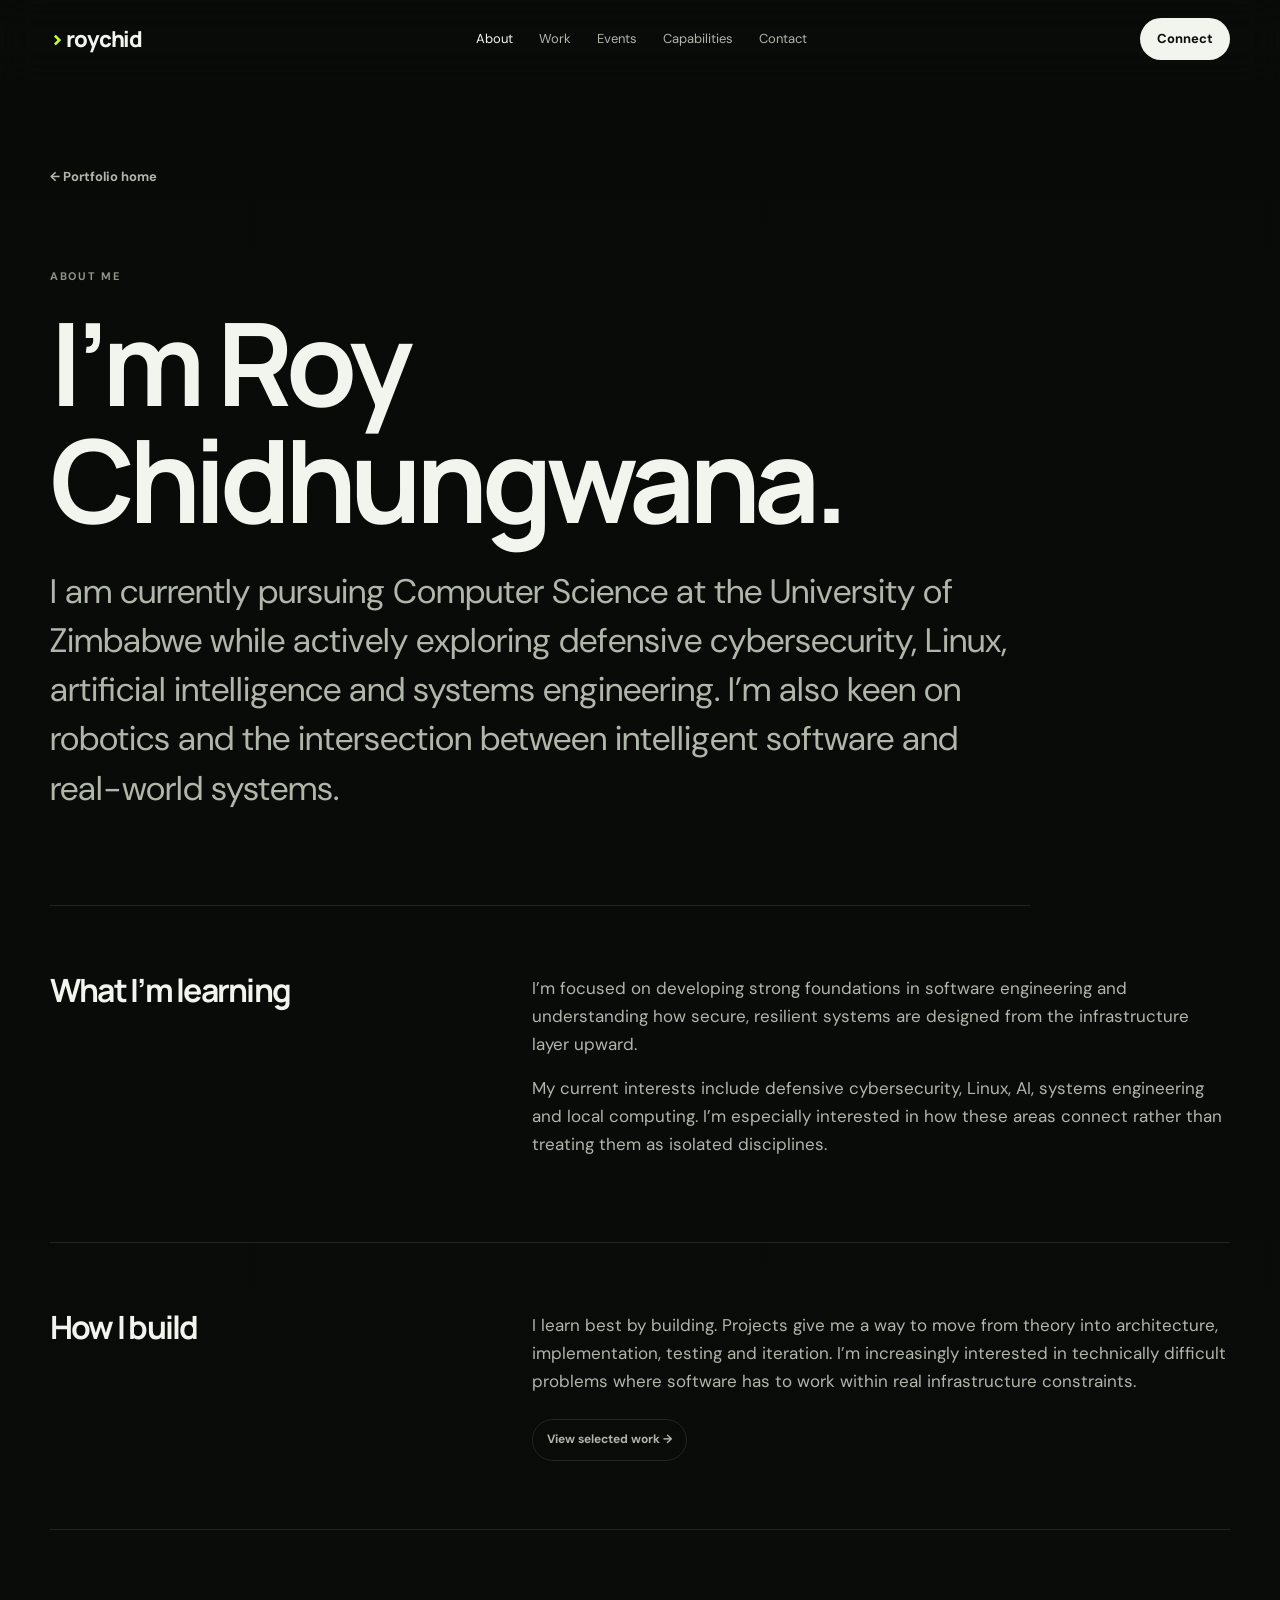
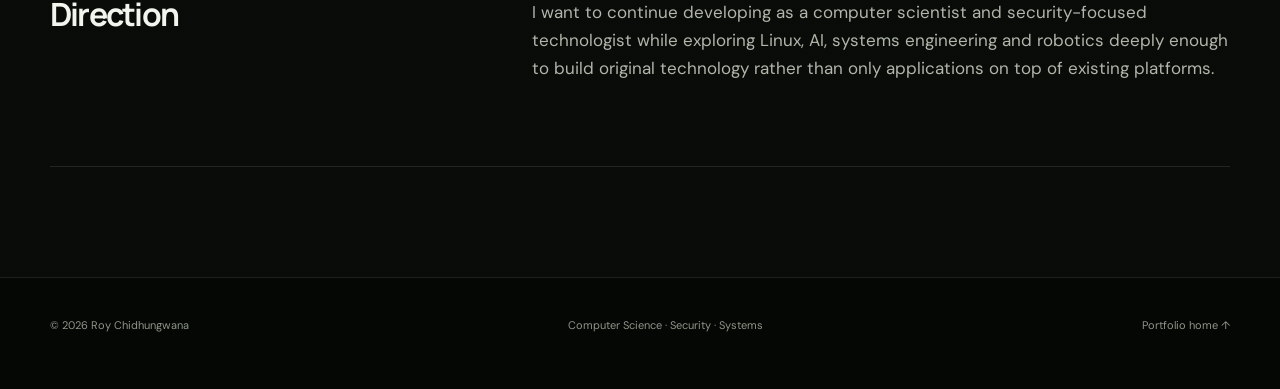
<file: about.html>
<!doctype html>
<html lang="en">
<head>
  <meta charset="utf-8" />
  <meta name="viewport" content="width=device-width, initial-scale=1" />
  <meta name="theme-color" content="#0b0d0a" />
  <meta name="description" content="About Roy Chidhungwana — Computer Science student at the University of Zimbabwe exploring defensive cybersecurity, Linux, AI, systems engineering and robotics." />
  <title>About — Roy Chidhungwana</title>
  <link rel="preconnect" href="https://fonts.googleapis.com">
  <link rel="preconnect" href="https://fonts.gstatic.com" crossorigin>
  <link href="https://fonts.googleapis.com/css2?family=DM+Sans:wght@400;500;600;700&family=Manrope:wght@500;600;700;800&display=swap" rel="stylesheet">
  <link rel="stylesheet" href="styles.css" />
</head>
<body>
  <header class="site-header" id="top">
    <div class="container nav-wrap">
      <a class="brand wordmark" href="index.html" aria-label="Roy Chidhungwana home"><span>&gt;</span>roychid</a>
      <nav class="desktop-nav" aria-label="Primary navigation">
        <a href="about.html" aria-current="page">About</a>
        <a href="index.html#work">Work</a>
        <a href="index.html#events">Events</a>
        <a href="index.html#skills">Capabilities</a>
        <a href="index.html#contact">Contact</a>
      </nav>
      <div class="nav-tools"><a class="nav-cta" href="index.html#contact">Connect</a></div>
      <button class="menu-btn" type="button" aria-label="Open navigation" aria-expanded="false"><span></span><span></span></button>
    </div>
    <div class="mobile-panel" aria-hidden="true">
      <a href="about.html">About</a>
      <a href="index.html#work">Work</a>
      <a href="index.html#events">Events</a>
      <a href="index.html#skills">Capabilities</a>
      <a href="index.html#contact">Contact</a>
    </div>
  </header>

  <main class="inner-main about-page">
    <div class="container">
      <a class="back-link" href="index.html">← Portfolio home</a>
      <section class="about-page-hero reveal">
        <p class="detail-kicker">About me</p>
        <h1>I’m Roy Chidhungwana.</h1>
        <p class="about-page-lede">I am currently pursuing Computer Science at the University of Zimbabwe while actively exploring defensive cybersecurity, Linux, artificial intelligence and systems engineering. I’m also keen on robotics and the intersection between intelligent software and real-world systems.</p>
      </section>

      <section class="detail-section reveal">
        <h2>What I’m learning</h2>
        <div class="detail-body">
          <p>I’m focused on developing strong foundations in software engineering and understanding how secure, resilient systems are designed from the infrastructure layer upward.</p>
          <p>My current interests include defensive cybersecurity, Linux, AI, systems engineering and local computing. I’m especially interested in how these areas connect rather than treating them as isolated disciplines.</p>
        </div>
      </section>

      <section class="detail-section reveal">
        <h2>How I build</h2>
        <div class="detail-body">
          <p>I learn best by building. Projects give me a way to move from theory into architecture, implementation, testing and iteration. I’m increasingly interested in technically difficult problems where software has to work within real infrastructure constraints.</p>
          <div class="project-links"><a class="project-link" href="index.html#work">View selected work →</a></div>
        </div>
      </section>

      <section class="detail-section reveal">
        <h2>Direction</h2>
        <div class="detail-body">
          <p>I want to continue developing as a computer scientist and security-focused technologist while exploring Linux, AI, systems engineering and robotics deeply enough to build original technology rather than only applications on top of existing platforms.</p>
        </div>
      </section>
    </div>
  </main>

  <footer><div class="container footer-wrap"><p>© <span id="year"></span> Roy Chidhungwana</p><p>Computer Science · Security · Systems</p><a href="index.html">Portfolio home ↑</a></div></footer>
  <script src="script.js"></script>
</body>
</html>
</file>
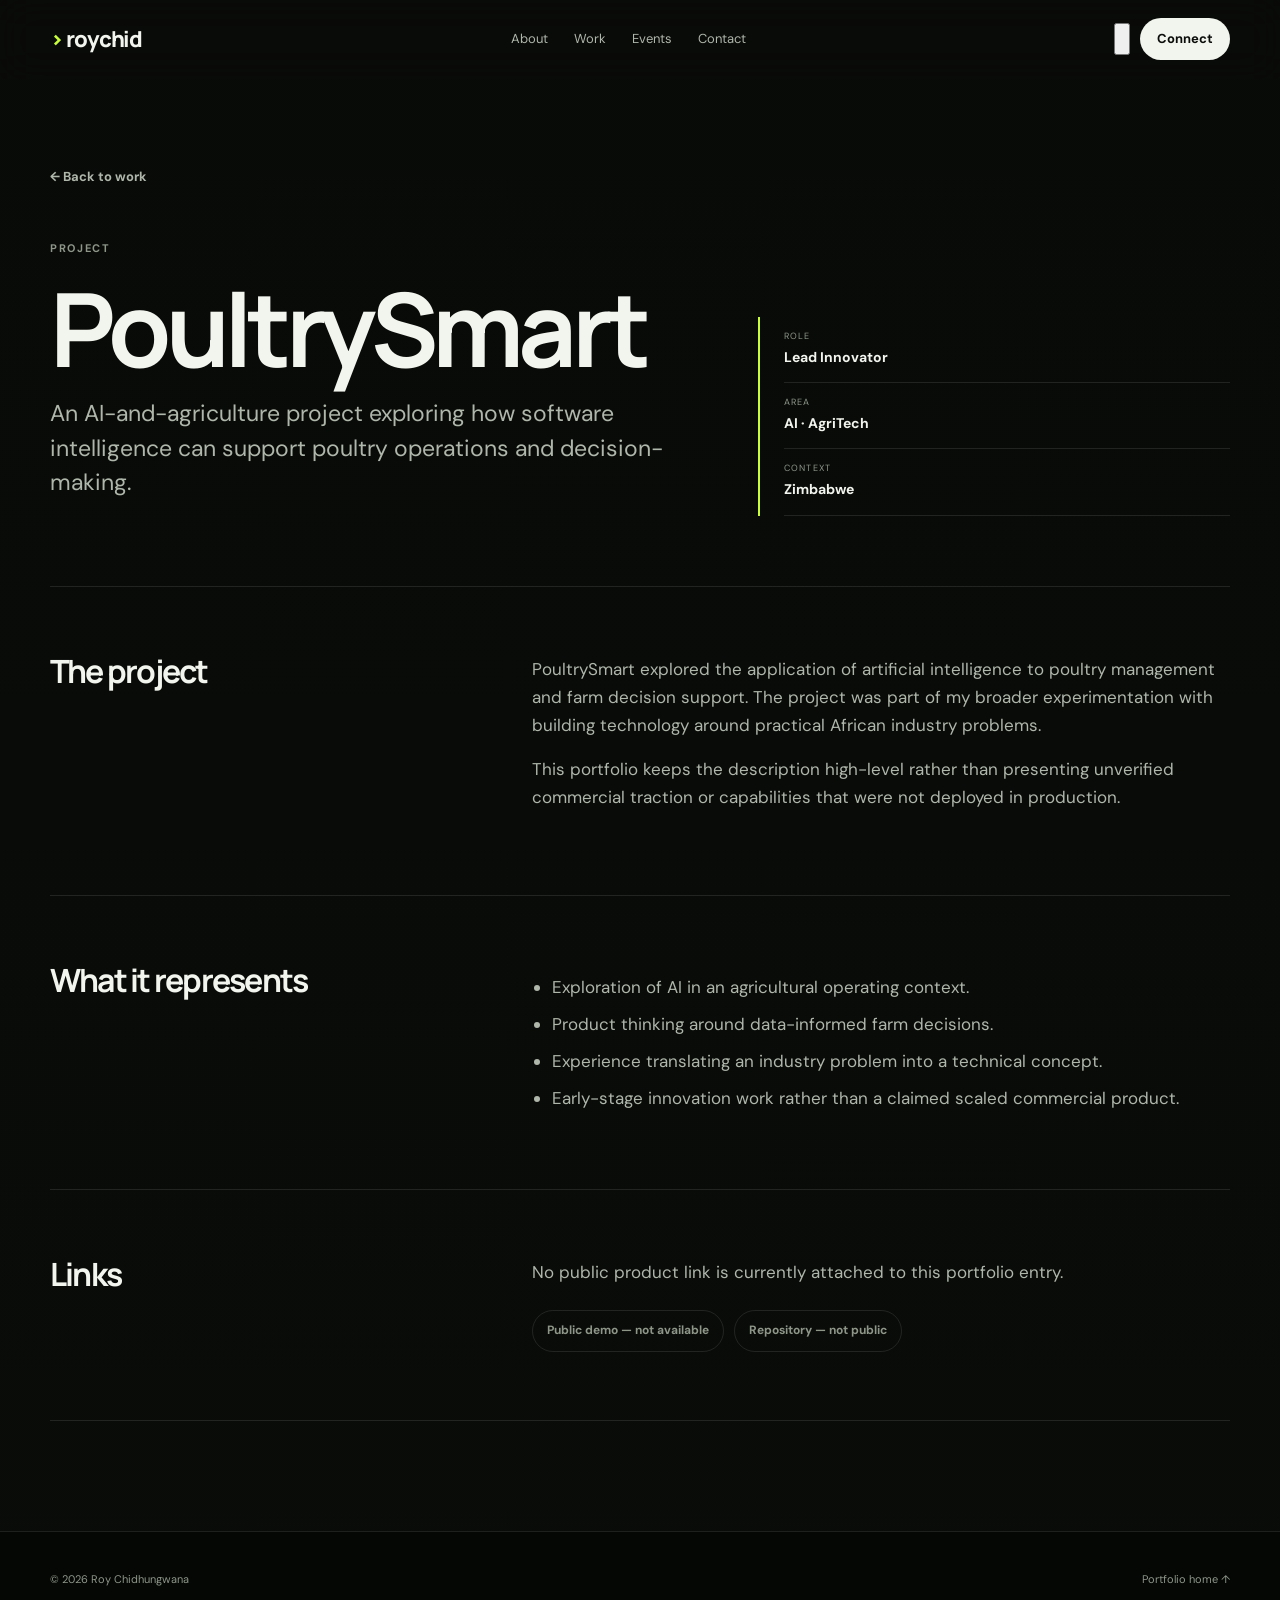
<file: projects/poultrysmart.html>
<!doctype html><html lang="en" data-theme="light"><head><meta charset="utf-8"><meta name="viewport" content="width=device-width,initial-scale=1"><meta name="theme-color" content="#f4f2ec"><meta name="description" content="PoultrySmart — AI and agriculture project by Roy Chidhungwana."><title>PoultrySmart — Roy Chidhungwana</title><link rel="preconnect" href="https://fonts.googleapis.com"><link rel="preconnect" href="https://fonts.gstatic.com" crossorigin><link href="https://fonts.googleapis.com/css2?family=DM+Sans:wght@400;500;600;700&family=Manrope:wght@500;600;700;800&display=swap" rel="stylesheet"><script>(()=>{try{document.documentElement.dataset.theme=localStorage.getItem('roy-portfolio-theme')||(matchMedia('(prefers-color-scheme: dark)').matches?'dark':'light')}catch(_){}})()</script><link rel="stylesheet" href="../styles.css"></head><body>
<header class="site-header"><div class="container nav-wrap"><a class="brand wordmark" href="../index.html"><span>&gt;</span>roychid</a><nav class="desktop-nav"><a href="../index.html#about">About</a><a href="../index.html#work">Work</a><a href="../index.html#events">Events</a><a href="../index.html#contact">Contact</a></nav><div class="nav-tools"><button class="theme-toggle" type="button" aria-label="Switch theme"><svg class="theme-moon" viewBox="0 0 24 24"><path d="M20.2 15.2A8.5 8.5 0 0 1 8.8 3.8 8.5 8.5 0 1 0 20.2 15.2Z"/></svg><svg class="theme-sun" viewBox="0 0 24 24"><circle cx="12" cy="12" r="4"/><path d="M12 2v2M12 20v2M4.93 4.93l1.41 1.41M17.66 17.66l1.41 1.41M2 12h2M20 12h2M4.93 19.07l1.41-1.41M17.66 6.34l1.41-1.41"/></svg></button><a class="nav-cta" href="../index.html#contact">Connect</a></div></div></header>
<main class="inner-main"><div class="container"><a class="back-link" href="../index.html#work">← Back to work</a><section class="detail-hero"><div><p class="detail-kicker">Project</p><h1>PoultrySmart</h1><p class="detail-lede">An AI-and-agriculture project exploring how software intelligence can support poultry operations and decision-making.</p></div><div class="detail-meta"><div><span>Role</span><strong>Lead Innovator</strong></div><div><span>Area</span><strong>AI · AgriTech</strong></div><div><span>Context</span><strong>Zimbabwe</strong></div></div></section>
<section class="detail-section"><h2>The project</h2><div class="detail-body"><p>PoultrySmart explored the application of artificial intelligence to poultry management and farm decision support. The project was part of my broader experimentation with building technology around practical African industry problems.</p><p>This portfolio keeps the description high-level rather than presenting unverified commercial traction or capabilities that were not deployed in production.</p></div></section>
<section class="detail-section"><h2>What it represents</h2><div class="detail-body"><ul class="detail-list"><li>Exploration of AI in an agricultural operating context.</li><li>Product thinking around data-informed farm decisions.</li><li>Experience translating an industry problem into a technical concept.</li><li>Early-stage innovation work rather than a claimed scaled commercial product.</li></ul></div></section>
<section class="detail-section"><h2>Links</h2><div class="detail-body"><p>No public product link is currently attached to this portfolio entry.</p><div class="project-links"><span class="project-link muted">Public demo — not available</span><span class="project-link muted">Repository — not public</span></div></div></section></div></main><footer><div class="container footer-wrap"><p>© <span id="year"></span> Roy Chidhungwana</p><a href="../index.html">Portfolio home ↑</a></div></footer><script src="../script.js"></script></body></html>
</file>
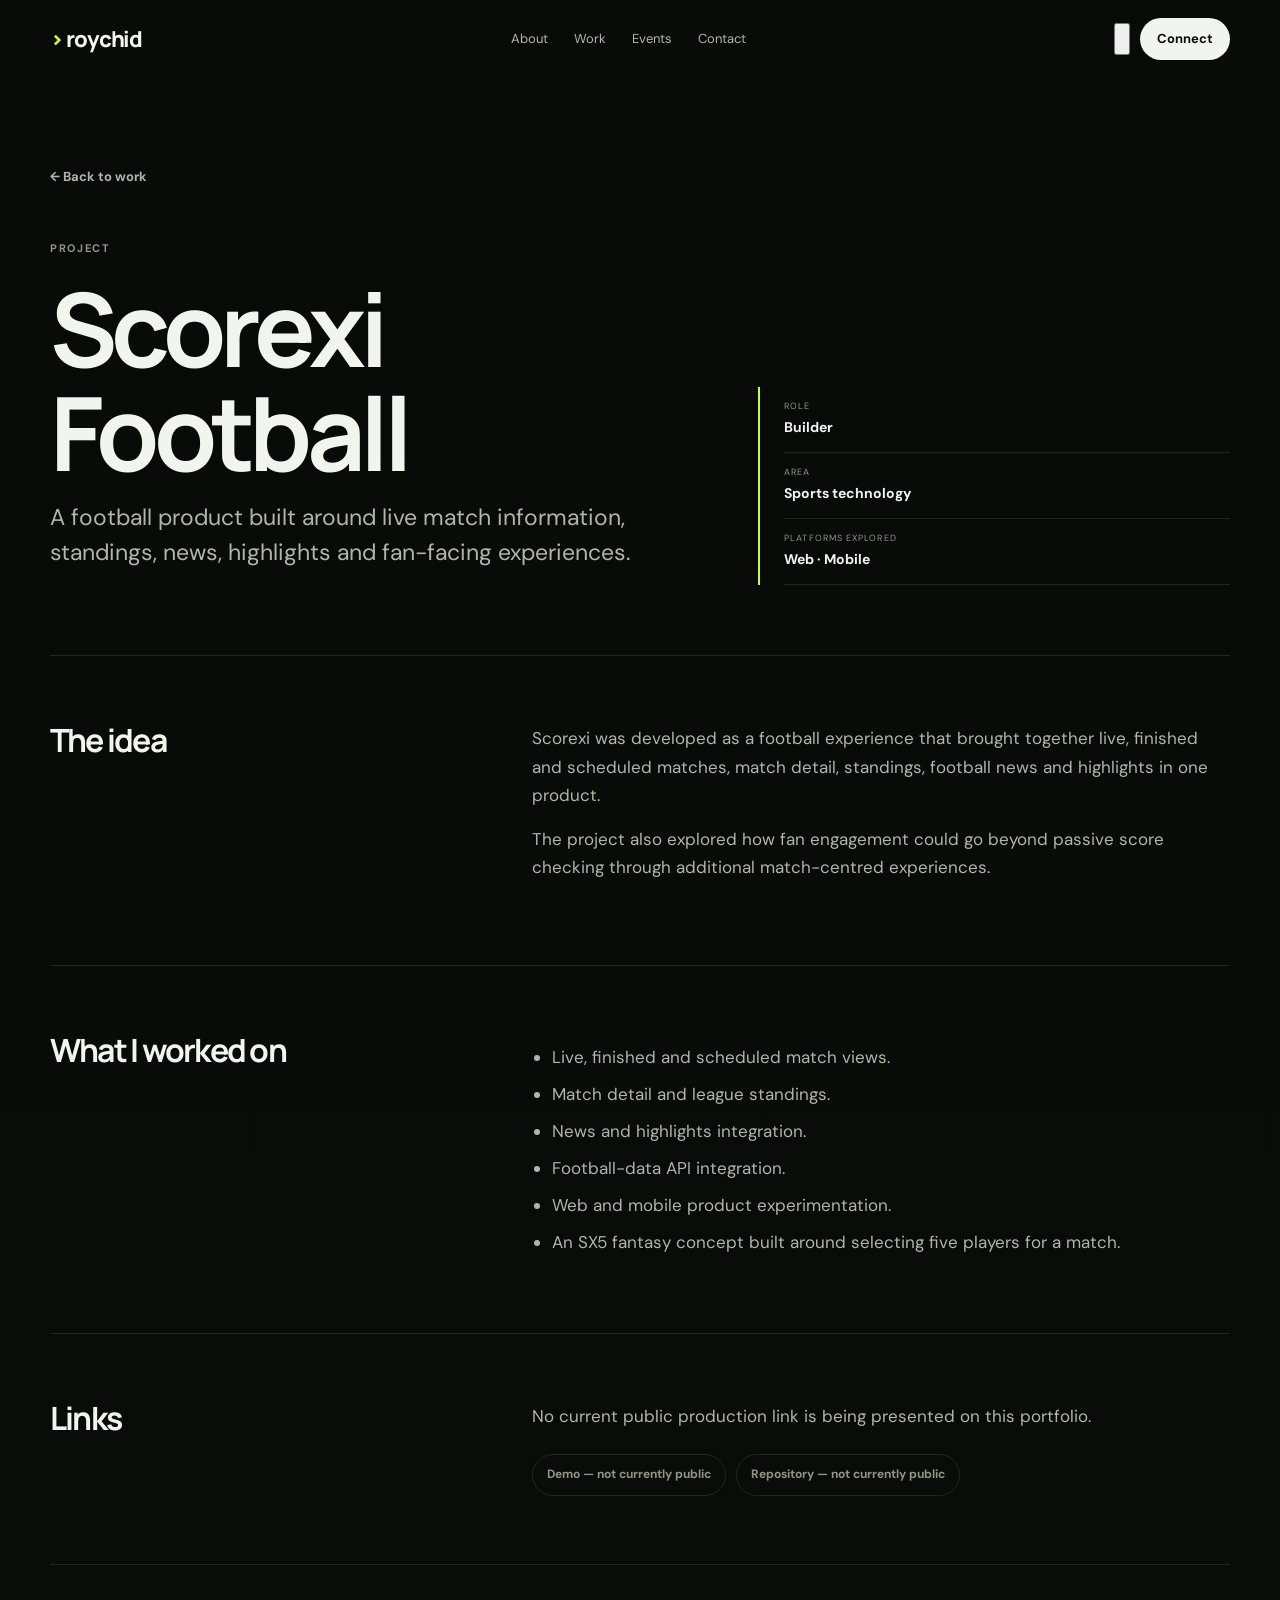
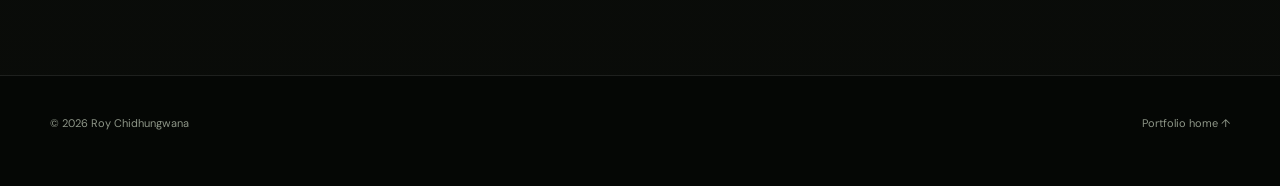
<file: projects/scorexi.html>
<!doctype html><html lang="en" data-theme="light"><head><meta charset="utf-8"><meta name="viewport" content="width=device-width,initial-scale=1"><meta name="theme-color" content="#f4f2ec"><meta name="description" content="Scorexi Football — football technology project by Roy Chidhungwana."><title>Scorexi Football — Roy Chidhungwana</title><link rel="preconnect" href="https://fonts.googleapis.com"><link rel="preconnect" href="https://fonts.gstatic.com" crossorigin><link href="https://fonts.googleapis.com/css2?family=DM+Sans:wght@400;500;600;700&family=Manrope:wght@500;600;700;800&display=swap" rel="stylesheet"><script>(()=>{try{document.documentElement.dataset.theme=localStorage.getItem('roy-portfolio-theme')||(matchMedia('(prefers-color-scheme: dark)').matches?'dark':'light')}catch(_){}})()</script><link rel="stylesheet" href="../styles.css"></head><body>
<header class="site-header"><div class="container nav-wrap"><a class="brand wordmark" href="../index.html"><span>&gt;</span>roychid</a><nav class="desktop-nav"><a href="../index.html#about">About</a><a href="../index.html#work">Work</a><a href="../index.html#events">Events</a><a href="../index.html#contact">Contact</a></nav><div class="nav-tools"><button class="theme-toggle" type="button" aria-label="Switch theme"><svg class="theme-moon" viewBox="0 0 24 24"><path d="M20.2 15.2A8.5 8.5 0 0 1 8.8 3.8 8.5 8.5 0 1 0 20.2 15.2Z"/></svg><svg class="theme-sun" viewBox="0 0 24 24"><circle cx="12" cy="12" r="4"/><path d="M12 2v2M12 20v2M4.93 4.93l1.41 1.41M17.66 17.66l1.41 1.41M2 12h2M20 12h2M4.93 19.07l1.41-1.41M17.66 6.34l1.41-1.41"/></svg></button><a class="nav-cta" href="../index.html#contact">Connect</a></div></div></header>
<main class="inner-main"><div class="container"><a class="back-link" href="../index.html#work">← Back to work</a><section class="detail-hero"><div><p class="detail-kicker">Project</p><h1>Scorexi Football</h1><p class="detail-lede">A football product built around live match information, standings, news, highlights and fan-facing experiences.</p></div><div class="detail-meta"><div><span>Role</span><strong>Builder</strong></div><div><span>Area</span><strong>Sports technology</strong></div><div><span>Platforms explored</span><strong>Web · Mobile</strong></div></div></section>
<section class="detail-section"><h2>The idea</h2><div class="detail-body"><p>Scorexi was developed as a football experience that brought together live, finished and scheduled matches, match detail, standings, football news and highlights in one product.</p><p>The project also explored how fan engagement could go beyond passive score checking through additional match-centred experiences.</p></div></section>
<section class="detail-section"><h2>What I worked on</h2><div class="detail-body"><ul class="detail-list"><li>Live, finished and scheduled match views.</li><li>Match detail and league standings.</li><li>News and highlights integration.</li><li>Football-data API integration.</li><li>Web and mobile product experimentation.</li><li>An SX5 fantasy concept built around selecting five players for a match.</li></ul></div></section>
<section class="detail-section"><h2>Links</h2><div class="detail-body"><p>No current public production link is being presented on this portfolio.</p><div class="project-links"><span class="project-link muted">Demo — not currently public</span><span class="project-link muted">Repository — not currently public</span></div></div></section></div></main><footer><div class="container footer-wrap"><p>© <span id="year"></span> Roy Chidhungwana</p><a href="../index.html">Portfolio home ↑</a></div></footer><script src="../script.js"></script></body></html>
</file>
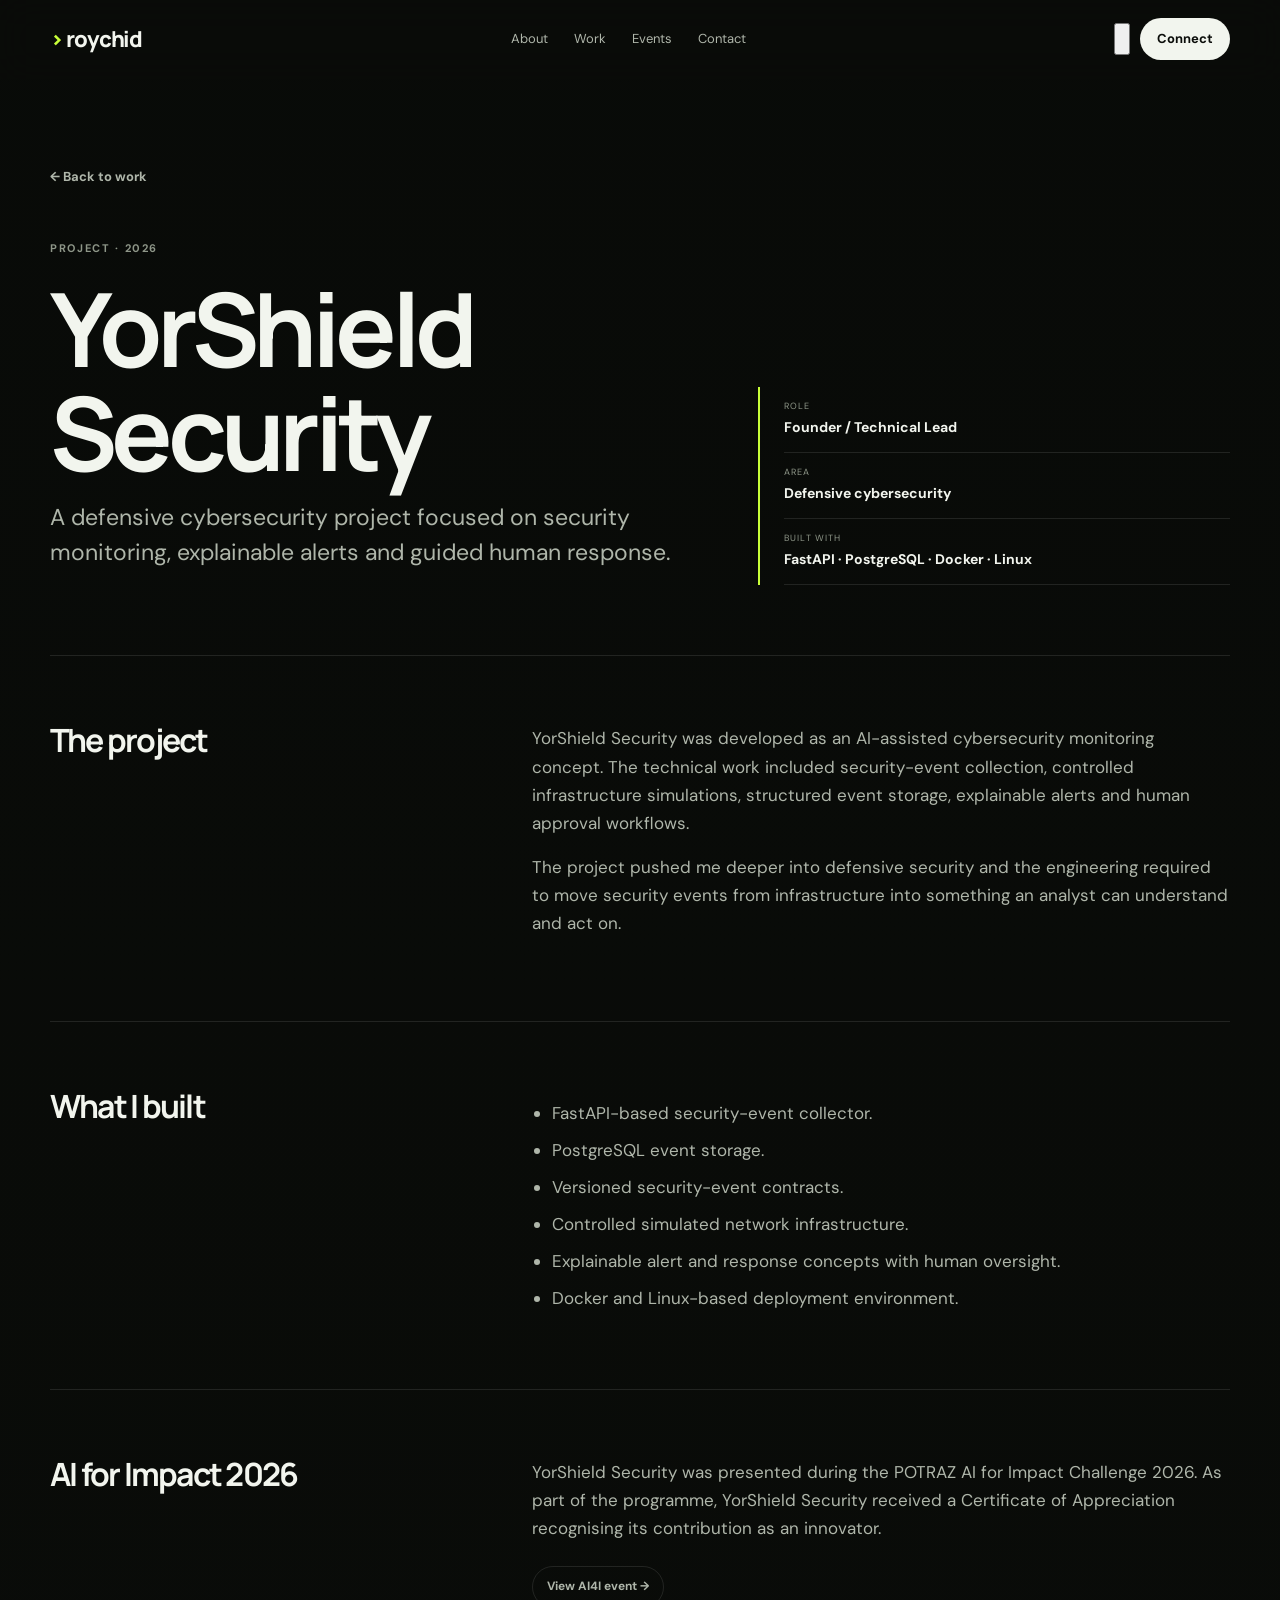
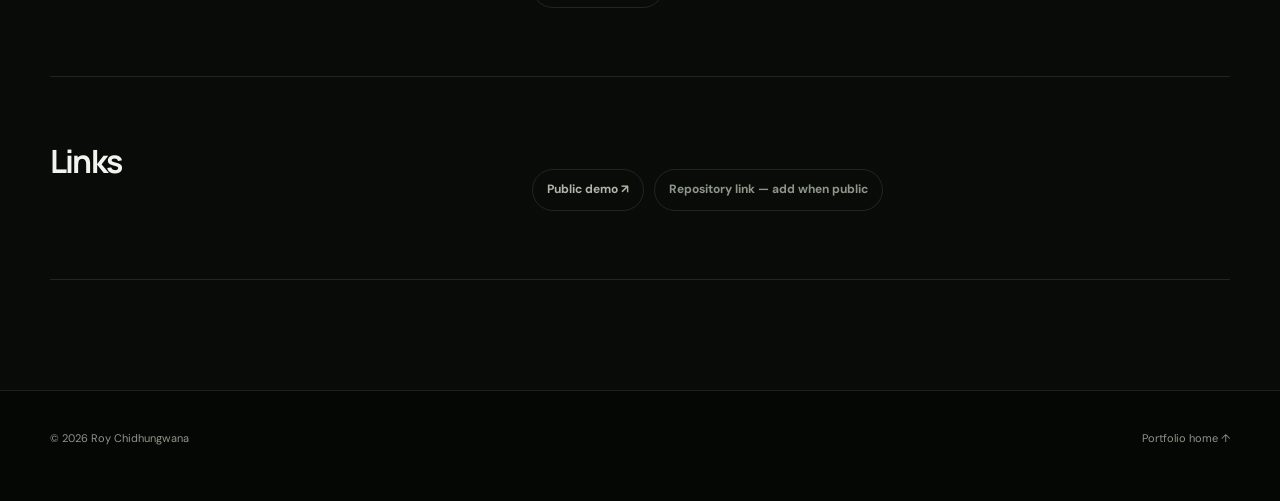
<file: projects/yorshield.html>
<!doctype html><html lang="en" data-theme="light"><head><meta charset="utf-8"><meta name="viewport" content="width=device-width,initial-scale=1"><meta name="theme-color" content="#f4f2ec"><meta name="description" content="YorShield Security — defensive cybersecurity project by Roy Chidhungwana."><title>YorShield Security — Roy Chidhungwana</title><link rel="preconnect" href="https://fonts.googleapis.com"><link rel="preconnect" href="https://fonts.gstatic.com" crossorigin><link href="https://fonts.googleapis.com/css2?family=DM+Sans:wght@400;500;600;700&family=Manrope:wght@500;600;700;800&display=swap" rel="stylesheet"><script>(()=>{try{document.documentElement.dataset.theme=localStorage.getItem('roy-portfolio-theme')||(matchMedia('(prefers-color-scheme: dark)').matches?'dark':'light')}catch(_){}})()</script><link rel="stylesheet" href="../styles.css"></head><body>
<header class="site-header"><div class="container nav-wrap"><a class="brand wordmark" href="../index.html"><span>&gt;</span>roychid</a><nav class="desktop-nav"><a href="../index.html#about">About</a><a href="../index.html#work">Work</a><a href="../index.html#events">Events</a><a href="../index.html#contact">Contact</a></nav><div class="nav-tools"><button class="theme-toggle" type="button" aria-label="Switch theme"><svg class="theme-moon" viewBox="0 0 24 24"><path d="M20.2 15.2A8.5 8.5 0 0 1 8.8 3.8 8.5 8.5 0 1 0 20.2 15.2Z"/></svg><svg class="theme-sun" viewBox="0 0 24 24"><circle cx="12" cy="12" r="4"/><path d="M12 2v2M12 20v2M4.93 4.93l1.41 1.41M17.66 17.66l1.41 1.41M2 12h2M20 12h2M4.93 19.07l1.41-1.41M17.66 6.34l1.41-1.41"/></svg></button><a class="nav-cta" href="../index.html#contact">Connect</a></div></div></header>
<main class="inner-main"><div class="container"><a class="back-link" href="../index.html#work">← Back to work</a><section class="detail-hero"><div><p class="detail-kicker">Project · 2026</p><h1>YorShield Security</h1><p class="detail-lede">A defensive cybersecurity project focused on security monitoring, explainable alerts and guided human response.</p></div><div class="detail-meta"><div><span>Role</span><strong>Founder / Technical Lead</strong></div><div><span>Area</span><strong>Defensive cybersecurity</strong></div><div><span>Built with</span><strong>FastAPI · PostgreSQL · Docker · Linux</strong></div></div></section>
<section class="detail-section"><h2>The project</h2><div class="detail-body"><p>YorShield Security was developed as an AI-assisted cybersecurity monitoring concept. The technical work included security-event collection, controlled infrastructure simulations, structured event storage, explainable alerts and human approval workflows.</p><p>The project pushed me deeper into defensive security and the engineering required to move security events from infrastructure into something an analyst can understand and act on.</p></div></section>
<section class="detail-section"><h2>What I built</h2><div class="detail-body"><ul class="detail-list"><li>FastAPI-based security-event collector.</li><li>PostgreSQL event storage.</li><li>Versioned security-event contracts.</li><li>Controlled simulated network infrastructure.</li><li>Explainable alert and response concepts with human oversight.</li><li>Docker and Linux-based deployment environment.</li></ul></div></section>
<section class="detail-section"><h2>AI for Impact 2026</h2><div class="detail-body"><p>YorShield Security was presented during the POTRAZ AI for Impact Challenge 2026. As part of the programme, YorShield Security received a Certificate of Appreciation recognising its contribution as an innovator.</p><div class="project-links"><a class="project-link" href="../events/ai4i-2026.html">View AI4I event →</a></div></div></section>
<section class="detail-section"><h2>Links</h2><div class="detail-body"><div class="project-links"><a class="project-link" href="https://yorshield-security.fly.dev/" target="_blank" rel="noopener">Public demo ↗</a><span class="project-link muted">Repository link — add when public</span></div></div></section></div></main><footer><div class="container footer-wrap"><p>© <span id="year"></span> Roy Chidhungwana</p><a href="../index.html">Portfolio home ↑</a></div></footer><script src="../script.js"></script></body></html>
</file>
<file: styles.css>
:root {
  --bg:#0b0d0a;
  --surface:#121510;
  --surface-2:#171a15;
  --ink:#f2f5ee;
  --ink-soft:#afb6aa;
  --muted:#8e9688;
  --line:rgba(255,255,255,.1);
  --accent:#c8ff38;
  --dark:#10130e;
  --dark-2:#161a13;
  --radius:24px;
  --max:1180px;
  --shadow:0 20px 60px rgba(0,0,0,.28);
}
*{box-sizing:border-box} html{scroll-behavior:smooth;background:#050705} body{margin:0;background:#050705;color:var(--ink);font:400 16px/1.65 "DM Sans",system-ui,sans-serif;-webkit-font-smoothing:antialiased;} body.menu-open{overflow:hidden} a{color:inherit;text-decoration:none} img{display:block;max-width:100%} p{margin:0 0 1rem} h1,h2,h3{font-family:"Manrope",system-ui,sans-serif;margin:0 0 1rem;line-height:1.02;letter-spacing:-.055em} button{font:inherit} .container{width:min(calc(100% - 48px),var(--max));margin:auto}.section-pad{padding:108px 0}.eyebrow{font-size:11px;font-weight:700;letter-spacing:.16em;text-transform:uppercase;color:var(--muted);margin-bottom:18px}.arrow-link{display:inline-flex;align-items:center;gap:10px;font-weight:700;font-size:14px}.arrow-link span{transition:transform .2s ease}.arrow-link:hover span{transform:translate(3px,-3px)}
.site-header{position:sticky;top:0;z-index:50;background:color-mix(in srgb,var(--bg) 84%,transparent);backdrop-filter:blur(18px);border-bottom:1px solid transparent;transition:.2s ease}.site-header.scrolled{border-bottom-color:var(--line)}.nav-wrap{height:78px;display:flex;align-items:center;justify-content:space-between;gap:24px}.wordmark{font:800 22px/1 "Manrope";letter-spacing:-.05em}.wordmark span{color:var(--accent);margin-right:3px}.desktop-nav{display:flex;gap:26px;font-size:13px;color:var(--ink-soft)}.desktop-nav a:hover{color:var(--ink)}.nav-tools{display:flex;align-items:center;gap:10px}.nav-cta,.button.primary{display:inline-flex;align-items:center;justify-content:center;min-height:42px;padding:0 17px;border-radius:999px;background:var(--ink);color:var(--bg);font-size:13px;font-weight:700}.menu-btn,.mobile-panel{display:none}
.hero{min-height:calc(100vh - 78px);display:grid;align-items:center;position:relative;isolation:isolate;background-image:linear-gradient(90deg,rgba(5,7,5,.72) 0%,rgba(5,7,5,.60) 46%,rgba(5,7,5,.74) 100%),linear-gradient(180deg,rgba(5,7,5,.10),rgba(5,7,5,.48)),url("assets/site-bg-laptop-v3.webp");background-size:cover;background-position:center center;background-repeat:no-repeat}.hero::after{content:"";position:absolute;inset:0;z-index:-1;background:radial-gradient(circle at 72% 40%,transparent 0 22%,rgba(5,7,5,.15) 52%,rgba(5,7,5,.48) 100%);pointer-events:none}.hero .container{position:relative;z-index:1}.hero-layout{display:grid;grid-template-columns:1.2fr .8fr;gap:100px;align-items:end}.hero-copy h1{font-size:clamp(66px,9vw,118px);max-width:780px}.hero-lede{font-size:21px;line-height:1.55;max-width:780px;color:var(--ink-soft);margin:26px 0 34px}.hero-actions{display:flex;gap:22px;align-items:center}.button.text{display:inline-flex;align-items:center;gap:9px;font-weight:700}.building-now{border-left:2px solid var(--accent);padding:5px 0 7px 28px;margin-bottom:12px}.building-label{display:flex;align-items:center;gap:10px;font-size:11px;text-transform:uppercase;letter-spacing:.14em;color:var(--muted);font-weight:700}.pulse{width:8px;height:8px;border-radius:50%;background:var(--accent);box-shadow:0 0 0 0 rgba(186,245,42,.5);animation:pulse 1.8s infinite}@keyframes pulse{70%{box-shadow:0 0 0 11px rgba(186,245,42,0)}}.building-now h2{font-size:42px;margin:22px 0 10px}.building-now p{color:var(--ink-soft);max-width:390px;margin-bottom:22px}

.two-col{display:grid;grid-template-columns:.9fr 1.1fr;gap:90px}.section-heading h2{font-size:clamp(42px,5vw,68px);max-width:700px}.about-copy .lead{font-size:26px;line-height:1.42;color:var(--ink);margin-bottom:22px}.about-copy p:not(.lead){color:var(--ink-soft);font-size:17px;max-width:690px}.compact-heading{max-width:780px;margin-bottom:46px}.compact-heading>p:last-child{color:var(--ink-soft);max-width:610px}
.work{background:rgba(16,19,14,.90);backdrop-filter:blur(2px);color:#f3f5ef}.work .eyebrow{color:#899084}.work .compact-heading>p:last-child{color:#a9aea4}.work-list{border-top:1px solid rgba(255,255,255,.13)}.work-row{display:grid;grid-template-columns:74px 1fr 50px;align-items:center;gap:18px;padding:29px 0;border-bottom:1px solid rgba(255,255,255,.13);transition:padding .2s ease,background .2s ease}.work-row:hover{padding-left:12px;padding-right:12px;background:rgba(255,255,255,.025)}.work-no{font-size:10px;color:#7f8679;letter-spacing:.1em}.work-row h3{font-size:31px;margin:0 0 5px;color:#f3f5ef}.work-row p{margin:0;color:#969d91;font-size:13px}.work-arrow{font-size:20px;color:var(--accent);justify-self:end}
.events{background:rgba(23,26,21,.84);backdrop-filter:blur(2px)}.event-card{display:grid;grid-template-columns:1.3fr .7fr;gap:26px;background:var(--surface);border:1px solid var(--line);border-radius:var(--radius);padding:18px;box-shadow:var(--shadow);overflow:hidden}.event-feature{position:relative;border-radius:16px;overflow:hidden;min-height:350px}.event-feature img{width:100%;height:100%;object-fit:cover}.event-feature::after{content:"";position:absolute;inset:0;background:linear-gradient(180deg,transparent 55%,rgba(0,0,0,.65))}.event-feature-label{position:absolute;z-index:1;left:20px;bottom:18px;color:#fff;font-weight:700;font-size:13px}.event-info{padding:22px 20px 12px;display:flex;flex-direction:column;justify-content:center}.event-kicker{font-size:10px;text-transform:uppercase;letter-spacing:.14em;color:var(--muted);font-weight:700}.event-info h3{font-size:38px;margin-bottom:13px}.event-info>p:not(.event-kicker){color:var(--ink-soft)}.event-recognition{border-left:2px solid var(--accent);padding-left:14px;margin:14px 0 24px}.event-recognition span{display:block;font-size:9px;text-transform:uppercase;letter-spacing:.13em;color:var(--muted);margin-bottom:5px}.event-recognition strong{font-size:13px}.event-reel{grid-column:1/-1;overflow:hidden;border-top:1px solid var(--line);padding-top:14px}.event-reel-track{display:flex;width:max-content;gap:10px;animation:reel 28s linear infinite}.event-reel:hover .event-reel-track{animation-play-state:paused}.event-reel a{width:150px;height:84px;border-radius:10px;overflow:hidden;flex:0 0 auto}.event-reel img{width:100%;height:100%;object-fit:cover;transition:transform .25s ease}.event-reel a:hover img{transform:scale(1.05)}@keyframes reel{to{transform:translateX(calc(-50% - 5px))}}
.skills{background:rgba(11,13,10,.82);backdrop-filter:blur(2px)}.skills-grid{display:grid;grid-template-columns:.8fr 1.2fr;gap:100px}.section-note{color:var(--ink-soft);max-width:360px}.skill-groups{border-top:1px solid var(--line)}.skill-group{display:grid;grid-template-columns:60px 1fr;gap:24px;padding:29px 0;border-bottom:1px solid var(--line)}.skill-no{font-size:10px;color:var(--muted);padding-top:6px}.skill-group h3{font-size:20px;margin-bottom:8px}.skill-group p{margin:0;color:var(--ink-soft);font-size:14px}
.contact{padding-top:82px;background:linear-gradient(rgba(11,13,10,.34),rgba(11,13,10,.72))}.contact-grid{display:grid;grid-template-columns:1.05fr .95fr;gap:100px;align-items:end}.contact h2{font-size:clamp(46px,6vw,78px);margin:0}.contact h2 span{color:var(--muted)}.contact-side>p{color:var(--ink-soft);max-width:500px}.contact-links{margin-top:32px;border-top:1px solid var(--line)}.contact-links a{display:flex;justify-content:space-between;align-items:center;padding:15px 0;border-bottom:1px solid var(--line);font-weight:700;font-size:14px}.contact-links a:hover{padding-left:7px}.contact-name{display:flex;align-items:center;gap:12px}.contact-name svg{width:18px;height:18px;fill:currentColor}.contact-links a[data-placeholder="true"]{color:var(--muted)}footer{padding:38px 0;border-top:1px solid var(--line)}.footer-wrap{display:flex;justify-content:space-between;gap:20px;color:var(--muted);font-size:11px}
.reveal{opacity:0;transform:translateY(22px);transition:opacity .6s ease,transform .6s ease}.reveal.visible{opacity:1;transform:none}
/* Inner pages */
.inner-main{padding:84px 0 110px;background:linear-gradient(rgba(11,13,10,.58),rgba(11,13,10,.76))}.back-link{display:inline-flex;gap:8px;align-items:center;color:var(--ink-soft);font-size:13px;font-weight:700;margin-bottom:52px}.detail-hero{display:grid;grid-template-columns:1.15fr .85fr;gap:70px;align-items:end;padding-bottom:70px;border-bottom:1px solid var(--line)}.detail-kicker{font-size:11px;color:var(--muted);text-transform:uppercase;letter-spacing:.15em;font-weight:700;margin-bottom:18px}.detail-hero h1{font-size:clamp(58px,8vw,105px)}.detail-lede{font-size:23px;line-height:1.5;color:var(--ink-soft);max-width:780px}.detail-meta{border-left:2px solid var(--accent);padding-left:24px}.detail-meta div{padding:12px 0;border-bottom:1px solid var(--line)}.detail-meta span{display:block;font-size:9px;text-transform:uppercase;letter-spacing:.12em;color:var(--muted)}.detail-meta strong{font-size:14px}.detail-section{padding:68px 0;border-bottom:1px solid var(--line);display:grid;grid-template-columns:.72fr 1.28fr;gap:90px}.detail-section h2{font-size:32px}.detail-body{color:var(--ink-soft);font-size:17px}.detail-body p{max-width:780px}.detail-list{margin:0;padding-left:20px}.detail-list li{margin:9px 0}.project-links{display:flex;flex-wrap:wrap;gap:10px;margin-top:24px}.project-link{padding:10px 14px;border:1px solid var(--line);border-radius:999px;font-size:12px;font-weight:700}.project-link.muted{color:var(--muted);pointer-events:none}.detail-accent{background:var(--dark);color:#f3f5ef;border-radius:var(--radius);padding:34px;margin-top:30px}.detail-accent p{color:#abb0a6;margin:0}.gallery-full{display:grid;grid-template-columns:repeat(12,1fr);gap:12px;margin-top:28px}.gallery-full button{border:0;padding:0;background:none;cursor:pointer;border-radius:14px;overflow:hidden;grid-column:span 4;height:240px}.gallery-full button:first-child{grid-column:span 8;height:500px}.gallery-full img{width:100%;height:100%;object-fit:cover;transition:transform .25s ease}.gallery-full button:hover img{transform:scale(1.03)}.certificate-panel{display:grid;grid-template-columns:.9fr 1.1fr;gap:34px;align-items:center;background:var(--surface-2);border-radius:var(--radius);padding:26px;margin-top:30px}.certificate-panel button{border:0;background:none;padding:0;cursor:pointer;border-radius:16px;overflow:hidden}.certificate-panel img{width:100%;max-height:520px;object-fit:contain}.certificate-copy p{color:var(--ink-soft)}
.lightbox{position:fixed;inset:0;background:rgba(0,0,0,.92);z-index:100;display:none;align-items:center;justify-content:center;padding:34px}.lightbox.open{display:flex}.lightbox img{max-width:min(1100px,88vw);max-height:82vh;object-fit:contain}.lightbox-close,.lightbox-prev,.lightbox-next{position:fixed;border:1px solid rgba(255,255,255,.22);background:rgba(20,20,20,.72);color:#fff;width:44px;height:44px;border-radius:50%;cursor:pointer;font-size:20px}.lightbox-close{top:22px;right:22px}.lightbox-prev{left:22px;top:50%}.lightbox-next{right:22px;top:50%}.lightbox-caption{position:fixed;left:50%;transform:translateX(-50%);bottom:16px;color:#ddd;font-size:12px;text-align:center;max-width:70vw}
@media(max-width:900px){.hero{background-position:58% center}.section-pad{padding:82px 0}.desktop-nav,.nav-cta{display:none}.menu-btn{display:block;width:38px;height:38px;border:0;background:none;position:relative}.menu-btn span{position:absolute;left:7px;right:7px;height:1px;background:var(--ink);transition:.2s}.menu-btn span:first-child{top:14px}.menu-btn span:last-child{top:22px}.menu-btn[aria-expanded="true"] span:first-child{transform:rotate(45deg);top:18px}.menu-btn[aria-expanded="true"] span:last-child{transform:rotate(-45deg);top:18px}.mobile-panel{position:fixed;inset:78px 0 auto;background:var(--bg);border-top:1px solid var(--line);border-bottom:1px solid var(--line);padding:26px 24px 34px;flex-direction:column;gap:18px;font:700 23px "Manrope"}.mobile-panel.open{display:flex}.hero{min-height:auto}.hero-layout,.two-col,.skills-grid,.contact-grid,.detail-hero,.detail-section,.certificate-panel{grid-template-columns:1fr;gap:48px}.building-now{max-width:600px}.event-card{grid-template-columns:1fr}.event-feature{min-height:310px}.event-reel{grid-column:auto}.gallery-full button,.gallery-full button:first-child{grid-column:span 6;height:260px}.detail-meta{max-width:600px}.footer-wrap{flex-wrap:wrap}}
@media(max-width:560px){.container{width:min(calc(100% - 28px),var(--max))}.section-pad{padding:68px 0}.nav-wrap{height:70px}.mobile-panel{inset:70px 0 auto}.hero-copy h1{font-size:58px}.hero-lede{font-size:18px}.hero-actions{align-items:flex-start;flex-direction:column}.about-copy .lead{font-size:22px}.work-row{grid-template-columns:44px 1fr 28px}.work-row h3{font-size:25px}.event-card{padding:12px}.event-feature{min-height:240px}.event-info{padding:14px 10px}.event-info h3{font-size:31px}.event-reel a{width:120px;height:70px}.skill-group{grid-template-columns:42px 1fr}.contact h2{font-size:47px}.footer-wrap{flex-direction:column}.inner-main{padding-top:50px}.detail-hero h1{font-size:56px}.detail-lede{font-size:19px}.detail-section{padding:52px 0}.gallery-full{grid-template-columns:1fr}.gallery-full button,.gallery-full button:first-child{grid-column:auto;height:230px}.certificate-panel{padding:18px}.lightbox{padding:16px}.lightbox-prev{left:8px}.lightbox-next{right:8px}}

/* About page */
.about-page-hero{max-width:980px;padding:28px 0 76px;border-bottom:1px solid var(--line)}.about-page-hero h1{font-size:clamp(64px,9vw,116px);margin-bottom:28px}.about-page-lede{font-size:clamp(22px,3vw,34px);line-height:1.45;color:var(--ink-soft);max-width:1000px}.desktop-nav a[aria-current="page"]{color:var(--ink)}
@media(max-width:560px){.about-page-hero{padding-bottom:52px}.about-page-hero h1{font-size:58px}.about-page-lede{font-size:21px}}

@media(max-width:560px){.hero{background-position:62% center;background-image:linear-gradient(90deg,rgba(5,7,5,.68) 0%,rgba(5,7,5,.54) 55%,rgba(5,7,5,.62) 100%),linear-gradient(180deg,rgba(5,7,5,.08),rgba(5,7,5,.42)),url("assets/site-bg-laptop-v3.webp")}}

/* YorOS version engineering records */
.version-records{display:grid;gap:18px;margin-top:30px}.version-record{background:rgba(18,22,17,.84);border:1px solid var(--line);border-radius:22px;padding:28px;box-shadow:0 22px 60px rgba(0,0,0,.16)}.version-record-top{display:flex;align-items:flex-start;justify-content:space-between;gap:22px;margin-bottom:18px}.version-label{display:block;color:var(--accent);font:700 11px "Manrope";letter-spacing:.14em;text-transform:uppercase;margin-bottom:6px}.version-record h3{font-size:28px;margin:0}.version-status{flex:0 0 auto;border:1px solid var(--line);border-radius:999px;padding:7px 10px;font-size:10px;font-weight:800;letter-spacing:.06em;text-transform:uppercase}.version-status.verified{color:var(--accent);background:rgba(200,255,56,.07);border-color:rgba(200,255,56,.22)}.version-status.pending{color:#e5d497;background:rgba(229,212,151,.06);border-color:rgba(229,212,151,.18)}.version-record>p{color:var(--ink-soft);font-size:15px;margin-bottom:17px;max-width:none}.version-record code{font-size:.9em;color:#e9eee5;background:rgba(255,255,255,.055);border:1px solid rgba(255,255,255,.06);padding:2px 5px;border-radius:5px}.version-points{list-style:none;margin:0 0 24px;padding:0;display:grid;grid-template-columns:1fr 1fr;gap:8px 20px}.version-points li{position:relative;padding-left:16px;color:var(--muted);font-size:13px}.version-points li:before{content:"";position:absolute;left:0;top:.72em;width:5px;height:5px;border-radius:50%;background:var(--accent)}.version-doc-link{display:inline-flex;align-items:center;gap:9px;color:#f4f6f1;font-size:13px;font-weight:800;border-bottom:1px solid rgba(200,255,56,.35);padding-bottom:4px}.version-doc-link span{color:var(--accent)}.version-doc-link:hover{color:var(--accent)}.version-note{margin-top:18px;padding:18px 20px;border-left:2px solid var(--accent);background:rgba(200,255,56,.035);color:var(--muted);font-size:13px}.version-note strong{color:var(--ink)}
@media(max-width:700px){.version-record{padding:21px}.version-record-top{display:block}.version-status{display:inline-flex;margin-top:13px}.version-points{grid-template-columns:1fr}.version-record h3{font-size:24px}}
</file>
